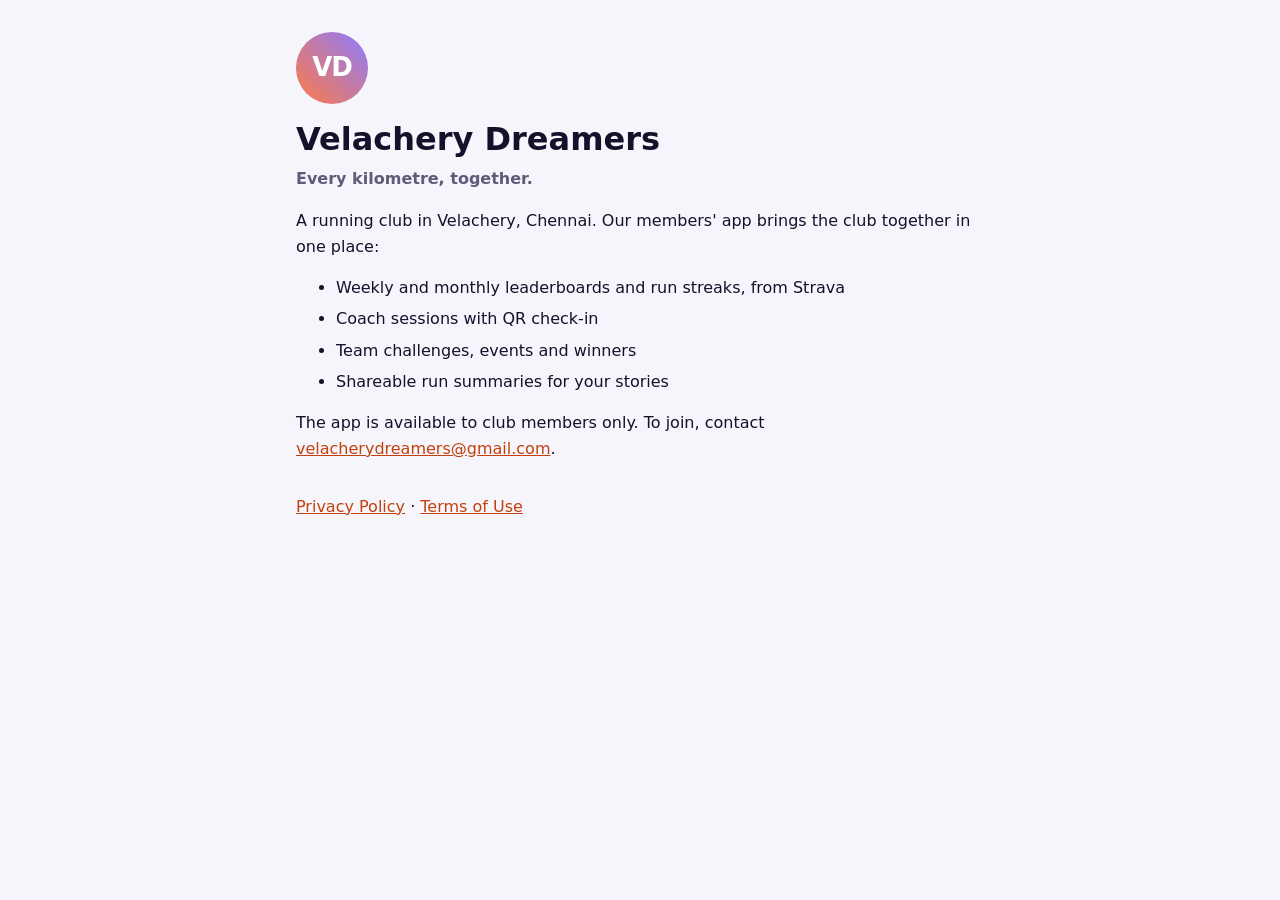
<file: index.html>
<!doctype html>
<html lang="en">
<head>
<meta charset="utf-8">
<meta name="viewport" content="width=device-width, initial-scale=1">
<title>Velachery Dreamers</title>
<meta name="description" content="Velachery Dreamers running club, Chennai: club app for leaderboards, coach sessions and team events.">
<link rel="stylesheet" href="style.css">
</head>
<body>
<main>
  <div class="mark">VD</div>
  <h1>Velachery Dreamers</h1>
  <p class="tag">Every kilometre, together.</p>
  <p>A running club in Velachery, Chennai. Our members' app brings the club together in one place:</p>
  <ul>
    <li>Weekly and monthly leaderboards and run streaks, from Strava</li>
    <li>Coach sessions with QR check-in</li>
    <li>Team challenges, events and winners</li>
    <li>Shareable run summaries for your stories</li>
  </ul>
  <p>The app is available to club members only. To join, contact <a href="mailto:velacherydreamers@gmail.com">velacherydreamers@gmail.com</a>.</p>
  <p class="links"><a href="privacy.html">Privacy Policy</a> · <a href="terms.html">Terms of Use</a></p>
</main>
</body>
</html>
</file>
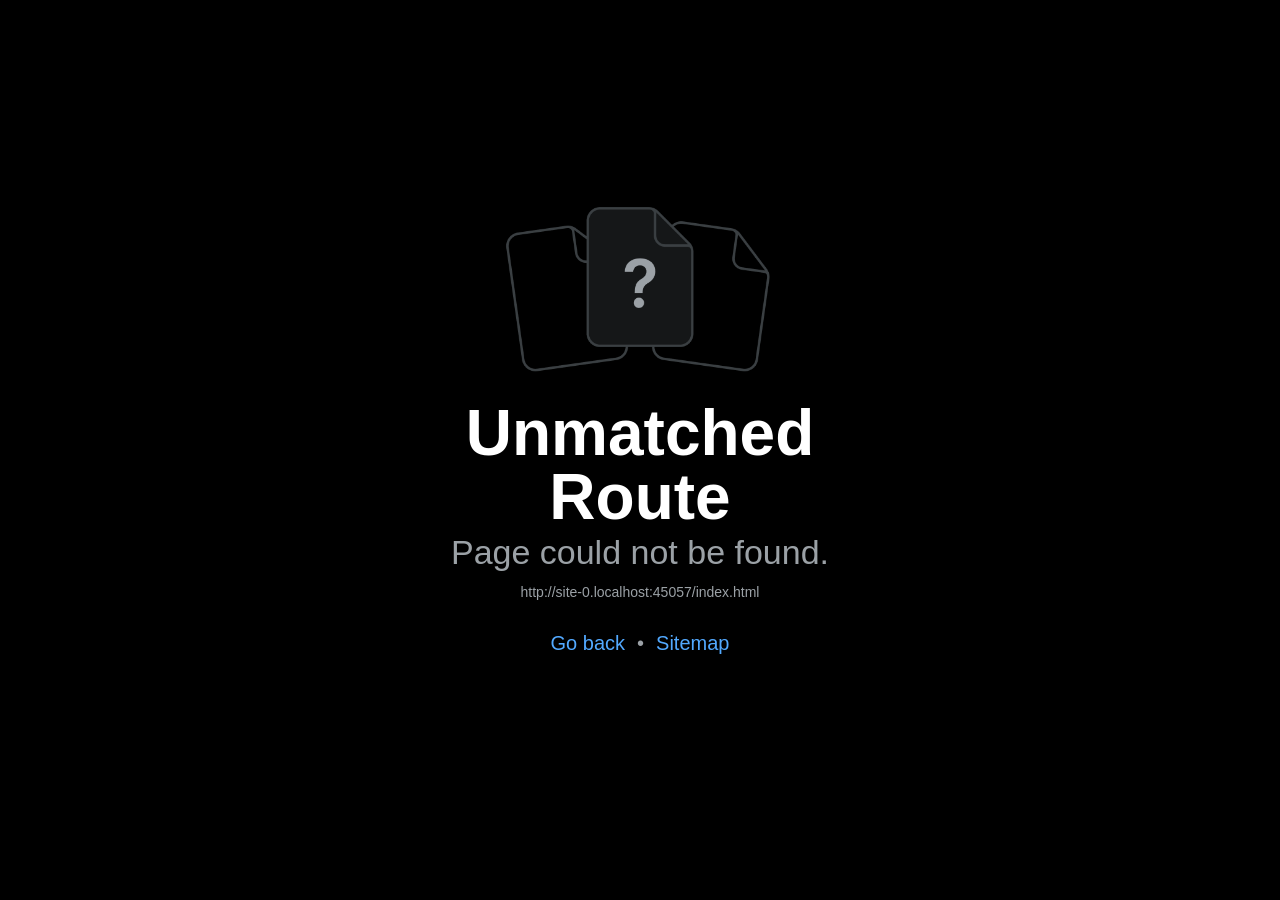
<file: app/index.html>
<!doctype html>
<html lang="en">
  <head>
    <meta charset="utf-8" />
    <script>(function(){var l=window.location,m=/[?&]__p=([^&]*)/.exec(l.search);if(m){history.replaceState(null,'','/app'+decodeURIComponent(m[1]));}})();</script>
    <link rel="manifest" href="/app/manifest.webmanifest">
    <link rel="apple-touch-icon" href="/app/icon.png">
    <meta name="apple-mobile-web-app-capable" content="yes">
    <meta name="mobile-web-app-capable" content="yes">
    <meta name="apple-mobile-web-app-status-bar-style" content="black-translucent">
    <meta name="apple-mobile-web-app-title" content="VD">
    <meta name="app-version" content="1.3.2">
    <meta httpEquiv="X-UA-Compatible" content="IE=edge" />
    <meta name="viewport" content="width=device-width, initial-scale=1, viewport-fit=cover" />
    <title>Velachery Dreamers</title>
    <!-- The `react-native-web` recommended style reset: https://necolas.github.io/react-native-web/docs/setup/#root-element -->
    <style id="expo-reset">
      /* These styles make the body full-height */
      html,
      body {
        height: 100%;
        background-color: #000000;
      }
      /* These styles disable body scrolling if you are using <ScrollView> */
      body {
        overflow: hidden;
      }
      /* These styles make the root element full-height */
      #root {
        display: flex;
        height: 100%;
        flex: 1;
      }
      #root { width: 100%; max-width: 560px; margin: 0 auto; }
    </style>
  <meta name="theme-color" content="#000000">
<link rel="icon" href="/app/favicon.ico"/></head>

  <body>
    <!-- Use static rendering with Expo Router to support running without JavaScript. -->
    <noscript> You need to enable JavaScript to run this app. </noscript>
    <!-- The root element for your Expo app. -->
    <div id="root"></div>
  <script src="/app/_expo/static/js/web/__expo-metro-runtime-97703ae02682710149335928b974f18d.js" defer></script><script src="/app/_expo/static/js/web/__common-d7a46f9b17299aea2de496efc060afec.js" defer></script><script src="/app/_expo/static/js/web/entry-24d5d5b38eea51b9a809f2862d9b0235.js" defer></script>
</body>
</html>
</file>
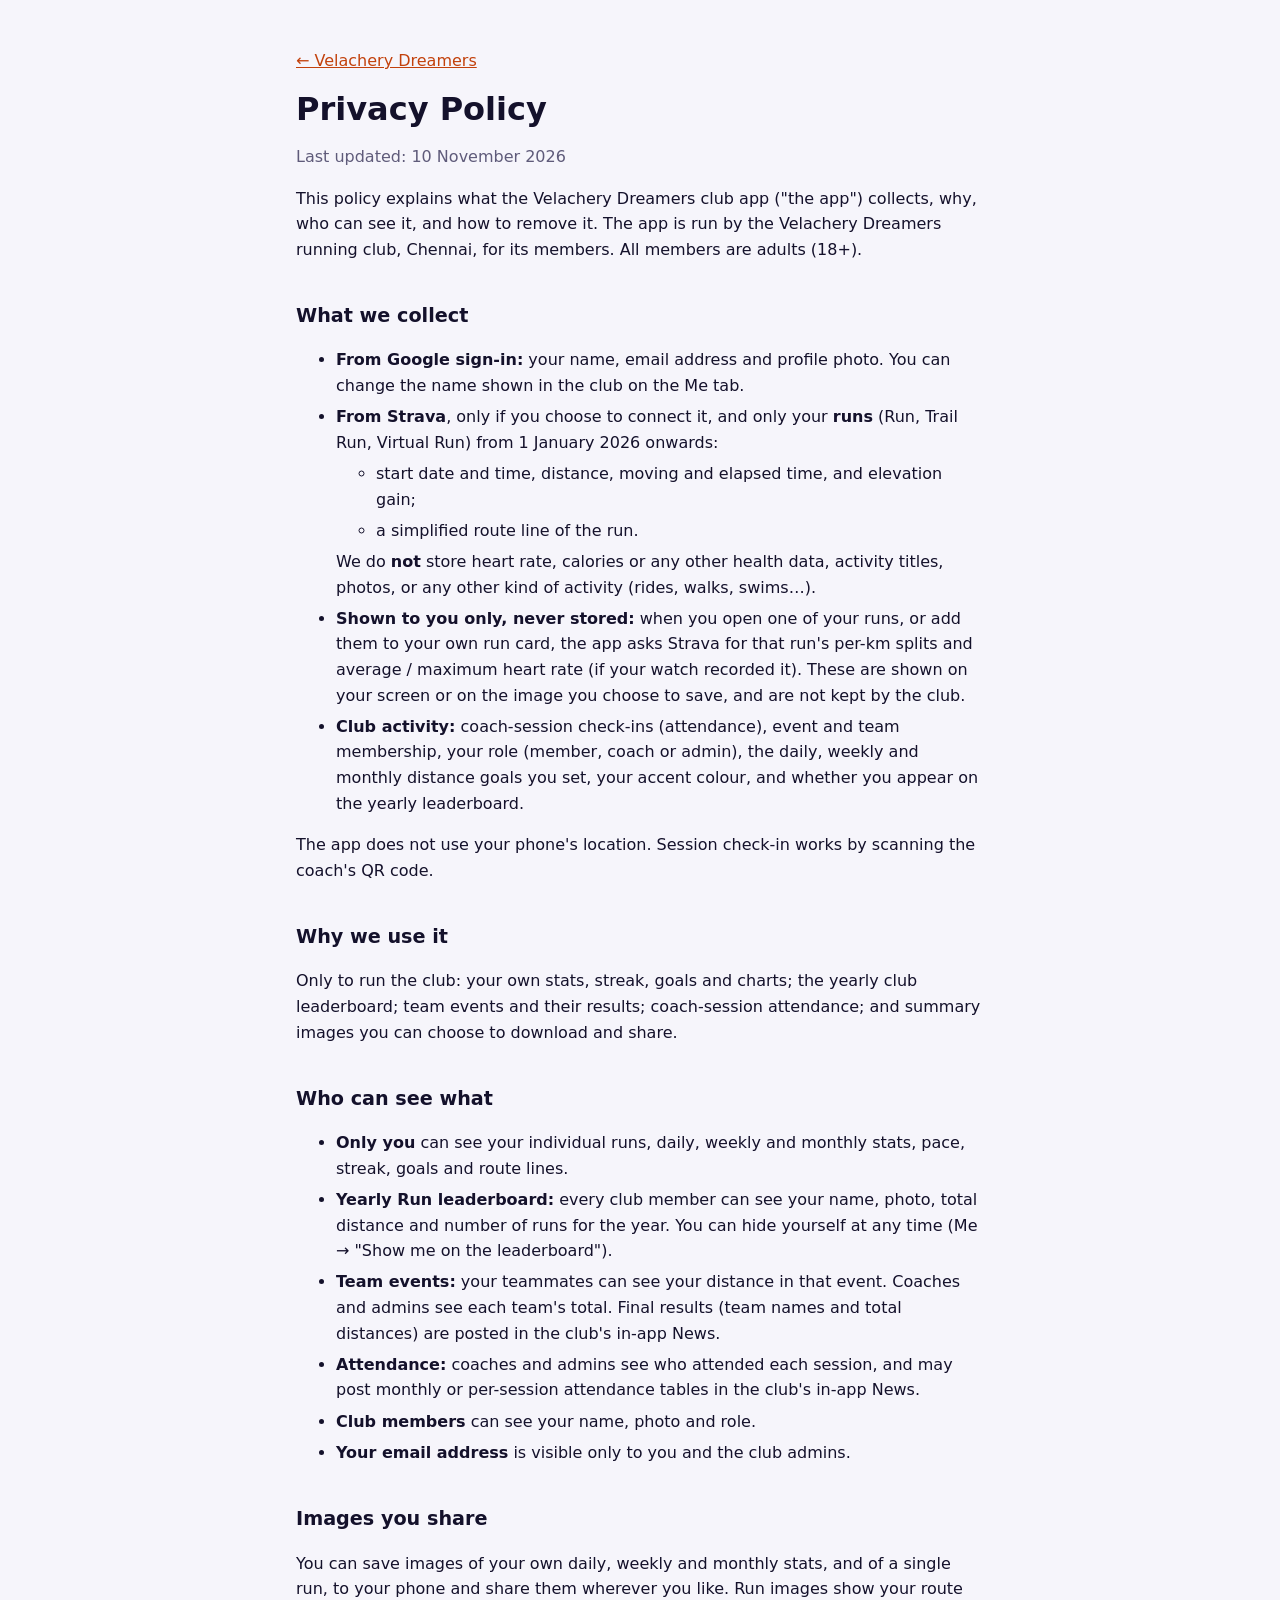
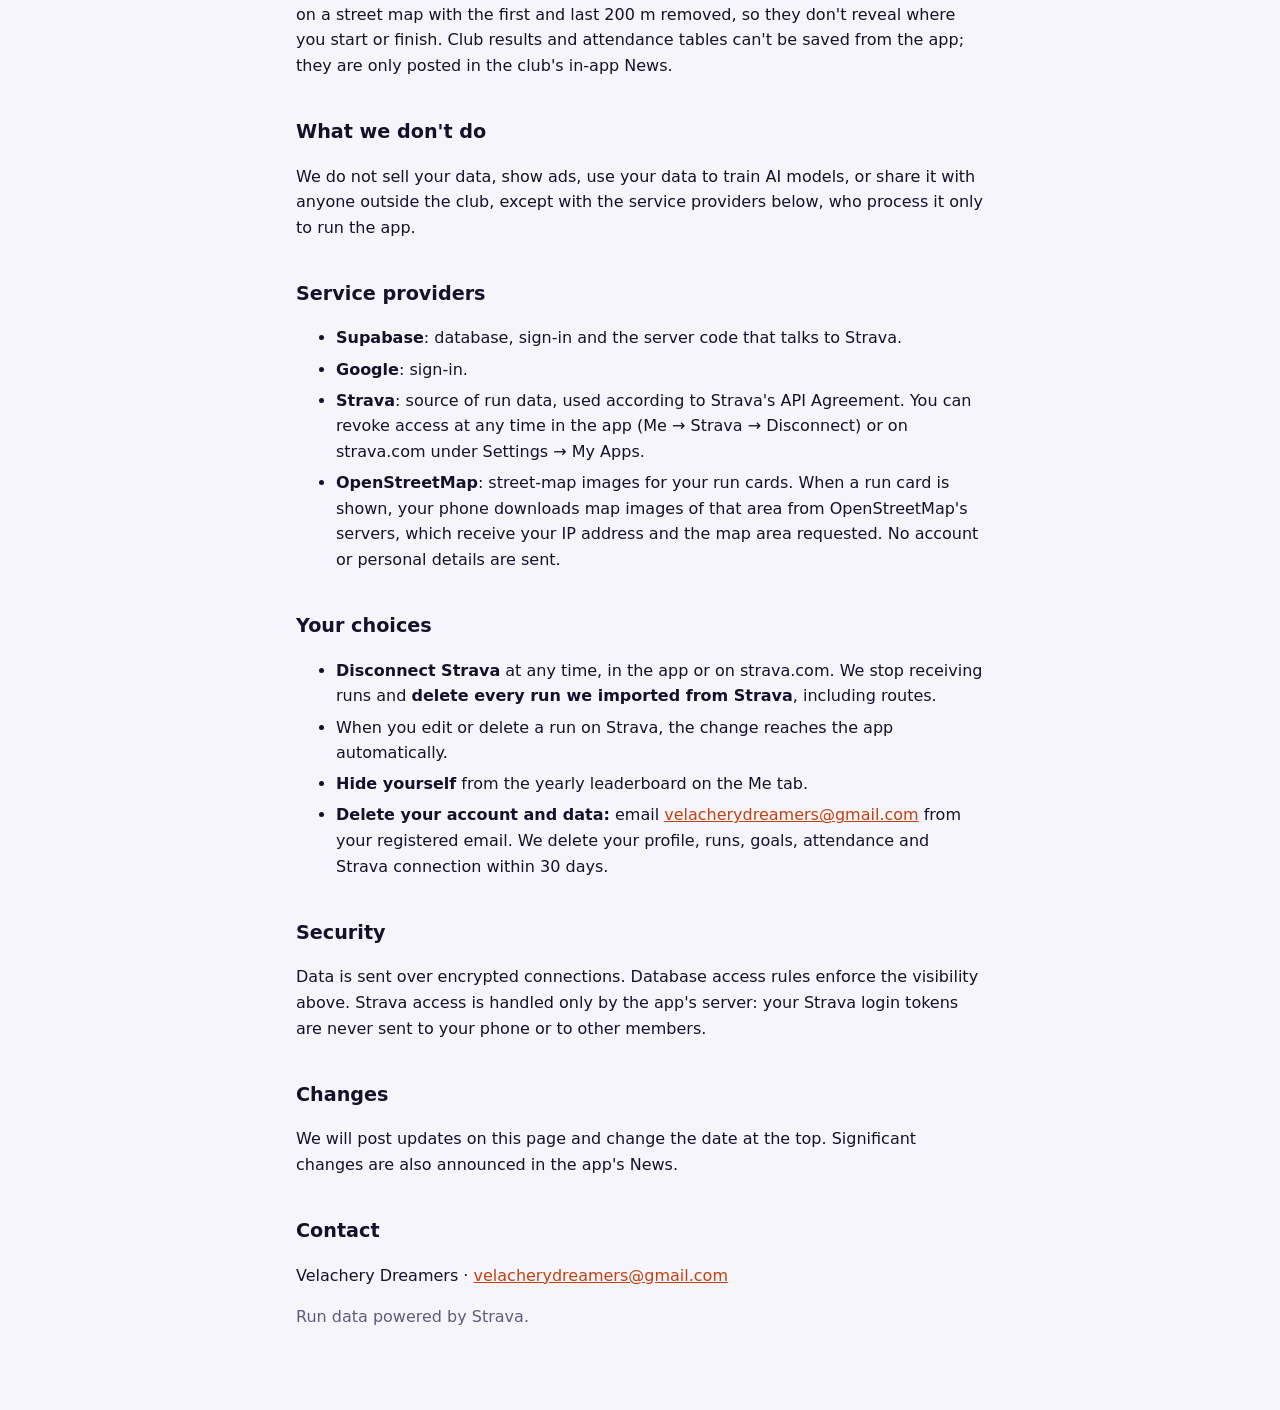
<file: privacy.html>
<!doctype html>
<html lang="en">
<head>
<meta charset="utf-8">
<meta name="viewport" content="width=device-width, initial-scale=1">
<title>Privacy Policy · Velachery Dreamers</title>
<link rel="stylesheet" href="style.css">
</head>
<body>
<main>
  <p><a href="index.html">← Velachery Dreamers</a></p>
  <h1>Privacy Policy</h1>
  <p class="muted">Last updated: 10 November 2026</p>

  <p>This policy explains what the Velachery Dreamers club app ("the app") collects, why, who can see it, and how to remove it. The app is run by the Velachery Dreamers running club, Chennai, for its members. All members are adults (18+).</p>

  <h2>What we collect</h2>
  <ul>
    <li><strong>From Google sign-in:</strong> your name, email address and profile photo. You can change the name shown in the club on the Me tab.</li>
    <li><strong>From Strava</strong>, only if you choose to connect it, and only your <strong>runs</strong> (Run, Trail Run, Virtual Run) from 1 January 2026 onwards:
      <ul>
        <li>start date and time, distance, moving and elapsed time, and elevation gain;</li>
        <li>a simplified route line of the run.</li>
      </ul>
      We do <strong>not</strong> store heart rate, calories or any other health data, activity titles, photos, or any other kind of activity (rides, walks, swims…).</li>
    <li><strong>Shown to you only, never stored:</strong> when you open one of your runs, or add them to your own run card, the app asks Strava for that run's per-km splits and average / maximum heart rate (if your watch recorded it). These are shown on your screen or on the image you choose to save, and are not kept by the club.</li>
    <li><strong>Club activity:</strong> coach-session check-ins (attendance), event and team membership, your role (member, coach or admin), the daily, weekly and monthly distance goals you set, your accent colour, and whether you appear on the yearly leaderboard.</li>
  </ul>
  <p>The app does not use your phone's location. Session check-in works by scanning the coach's QR code.</p>

  <h2>Why we use it</h2>
  <p>Only to run the club: your own stats, streak, goals and charts; the yearly club leaderboard; team events and their results; coach-session attendance; and summary images you can choose to download and share.</p>

  <h2>Who can see what</h2>
  <ul>
    <li><strong>Only you</strong> can see your individual runs, daily, weekly and monthly stats, pace, streak, goals and route lines.</li>
    <li><strong>Yearly Run leaderboard:</strong> every club member can see your name, photo, total distance and number of runs for the year. You can hide yourself at any time (Me → "Show me on the leaderboard").</li>
    <li><strong>Team events:</strong> your teammates can see your distance in that event. Coaches and admins see each team's total. Final results (team names and total distances) are posted in the club's in-app News.</li>
    <li><strong>Attendance:</strong> coaches and admins see who attended each session, and may post monthly or per-session attendance tables in the club's in-app News.</li>
    <li><strong>Club members</strong> can see your name, photo and role.</li>
    <li><strong>Your email address</strong> is visible only to you and the club admins.</li>
  </ul>

  <h2>Images you share</h2>
  <p>You can save images of your own daily, weekly and monthly stats, and of a single run, to your phone and share them wherever you like. Run images show your route on a street map with the first and last 200 m removed, so they don't reveal where you start or finish. Club results and attendance tables can't be saved from the app; they are only posted in the club's in-app News.</p>

  <h2>What we don't do</h2>
  <p>We do not sell your data, show ads, use your data to train AI models, or share it with anyone outside the club, except with the service providers below, who process it only to run the app.</p>

  <h2>Service providers</h2>
  <ul>
    <li><strong>Supabase</strong>: database, sign-in and the server code that talks to Strava.</li>
    <li><strong>Google</strong>: sign-in.</li>
    <li><strong>Strava</strong>: source of run data, used according to Strava's API Agreement. You can revoke access at any time in the app (Me → Strava → Disconnect) or on strava.com under Settings → My Apps.</li>
    <li><strong>OpenStreetMap</strong>: street-map images for your run cards. When a run card is shown, your phone downloads map images of that area from OpenStreetMap's servers, which receive your IP address and the map area requested. No account or personal details are sent.</li>
  </ul>

  <h2>Your choices</h2>
  <ul>
    <li><strong>Disconnect Strava</strong> at any time, in the app or on strava.com. We stop receiving runs and <strong>delete every run we imported from Strava</strong>, including routes.</li>
    <li>When you edit or delete a run on Strava, the change reaches the app automatically.</li>
    <li><strong>Hide yourself</strong> from the yearly leaderboard on the Me tab.</li>
    <li><strong>Delete your account and data:</strong> email <a href="mailto:velacherydreamers@gmail.com">velacherydreamers@gmail.com</a> from your registered email. We delete your profile, runs, goals, attendance and Strava connection within 30 days.</li>
  </ul>

  <h2>Security</h2>
  <p>Data is sent over encrypted connections. Database access rules enforce the visibility above. Strava access is handled only by the app's server: your Strava login tokens are never sent to your phone or to other members.</p>

  <h2>Changes</h2>
  <p>We will post updates on this page and change the date at the top. Significant changes are also announced in the app's News.</p>

  <h2>Contact</h2>
  <p>Velachery Dreamers · <a href="mailto:velacherydreamers@gmail.com">velacherydreamers@gmail.com</a></p>
  <p class="muted">Run data powered by Strava.</p>
</main>
</body>
</html>
</file>
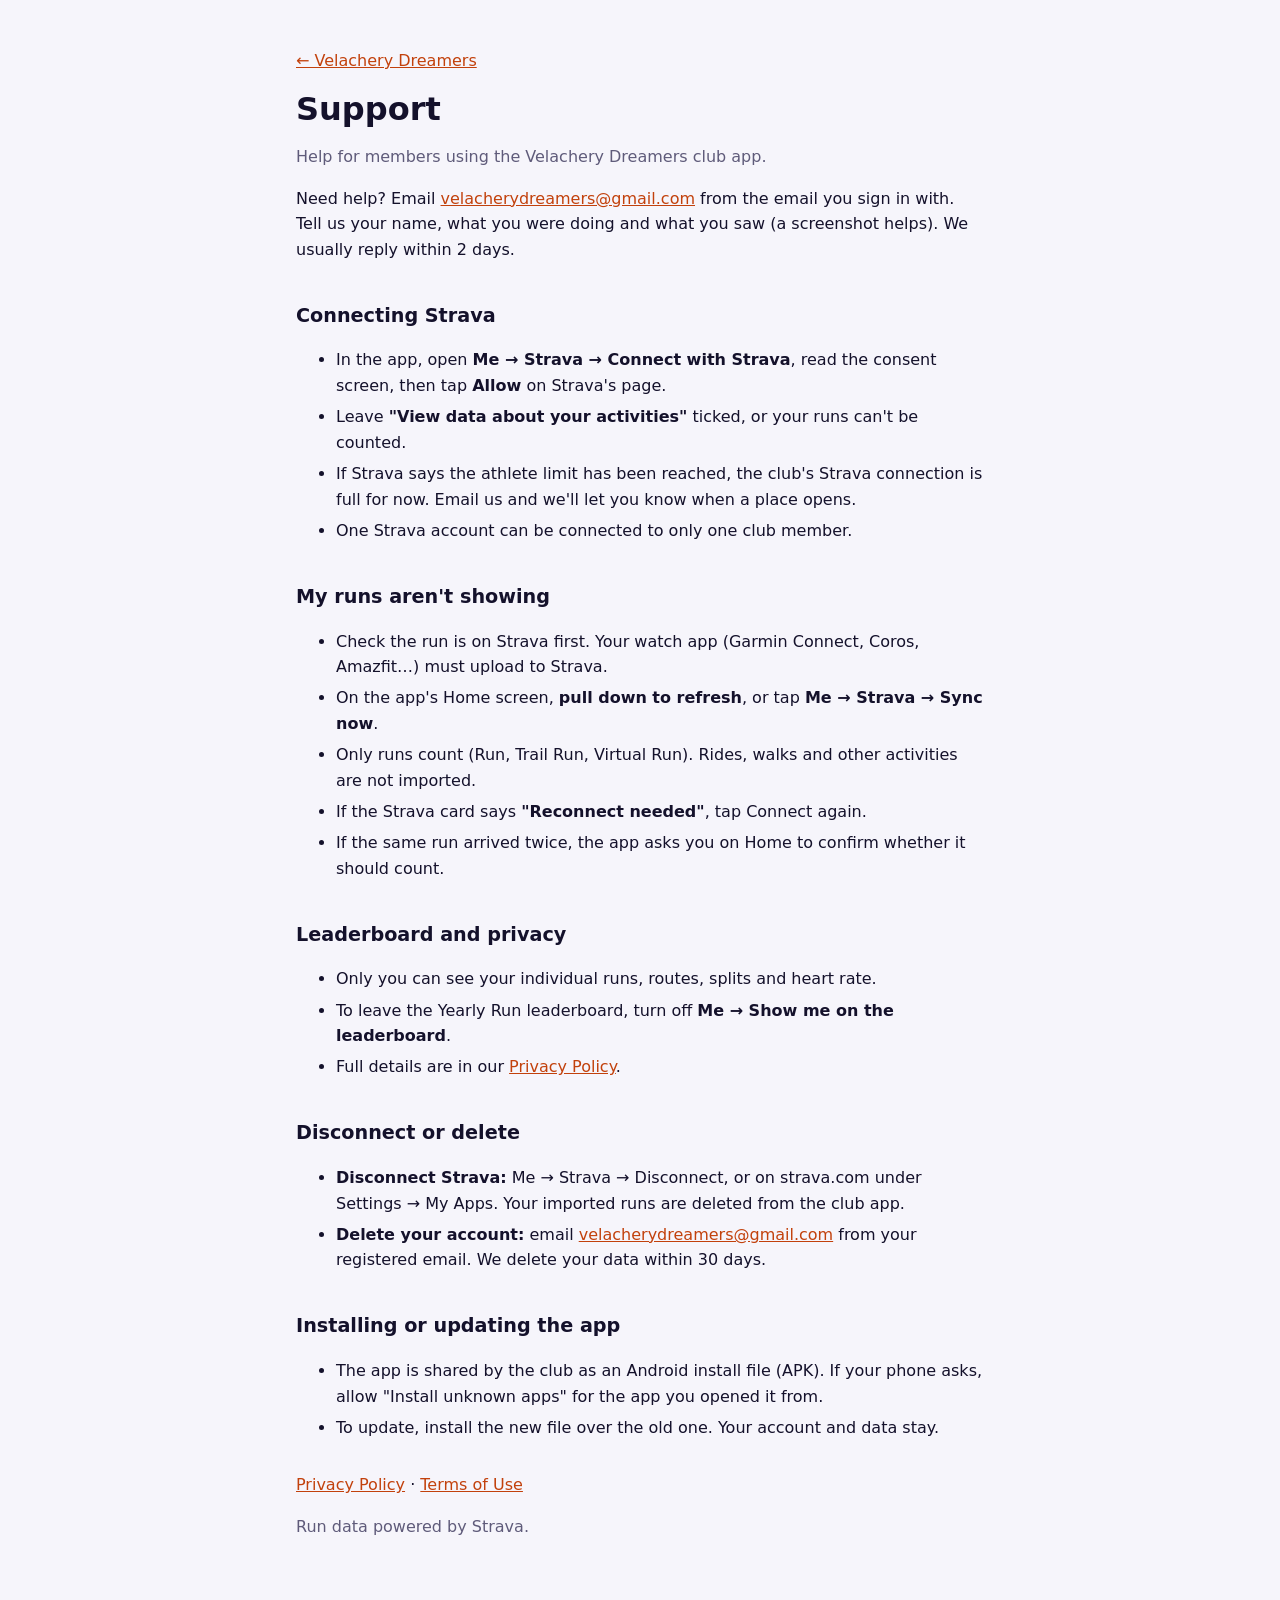
<file: support.html>
<!doctype html>
<html lang="en">
<head>
<meta charset="utf-8">
<meta name="viewport" content="width=device-width, initial-scale=1">
<title>Support · Velachery Dreamers</title>
<link rel="stylesheet" href="style.css">
</head>
<body>
<main>
  <p><a href="index.html">← Velachery Dreamers</a></p>
  <h1>Support</h1>
  <p class="muted">Help for members using the Velachery Dreamers club app.</p>

  <p>Need help? Email <a href="mailto:velacherydreamers@gmail.com?subject=App%20support">velacherydreamers@gmail.com</a> from the email you sign in with. Tell us your name, what you were doing and what you saw (a screenshot helps). We usually reply within 2 days.</p>

  <h2>Connecting Strava</h2>
  <ul>
    <li>In the app, open <strong>Me → Strava → Connect with Strava</strong>, read the consent screen, then tap <strong>Allow</strong> on Strava's page.</li>
    <li>Leave <strong>"View data about your activities"</strong> ticked, or your runs can't be counted.</li>
    <li>If Strava says the athlete limit has been reached, the club's Strava connection is full for now. Email us and we'll let you know when a place opens.</li>
    <li>One Strava account can be connected to only one club member.</li>
  </ul>

  <h2>My runs aren't showing</h2>
  <ul>
    <li>Check the run is on Strava first. Your watch app (Garmin Connect, Coros, Amazfit…) must upload to Strava.</li>
    <li>On the app's Home screen, <strong>pull down to refresh</strong>, or tap <strong>Me → Strava → Sync now</strong>.</li>
    <li>Only runs count (Run, Trail Run, Virtual Run). Rides, walks and other activities are not imported.</li>
    <li>If the Strava card says <strong>"Reconnect needed"</strong>, tap Connect again.</li>
    <li>If the same run arrived twice, the app asks you on Home to confirm whether it should count.</li>
  </ul>

  <h2>Leaderboard and privacy</h2>
  <ul>
    <li>Only you can see your individual runs, routes, splits and heart rate.</li>
    <li>To leave the Yearly Run leaderboard, turn off <strong>Me → Show me on the leaderboard</strong>.</li>
    <li>Full details are in our <a href="privacy.html">Privacy Policy</a>.</li>
  </ul>

  <h2>Disconnect or delete</h2>
  <ul>
    <li><strong>Disconnect Strava:</strong> Me → Strava → Disconnect, or on strava.com under Settings → My Apps. Your imported runs are deleted from the club app.</li>
    <li><strong>Delete your account:</strong> email <a href="mailto:velacherydreamers@gmail.com?subject=Delete%20my%20account">velacherydreamers@gmail.com</a> from your registered email. We delete your data within 30 days.</li>
  </ul>

  <h2>Installing or updating the app</h2>
  <ul>
    <li>The app is shared by the club as an Android install file (APK). If your phone asks, allow "Install unknown apps" for the app you opened it from.</li>
    <li>To update, install the new file over the old one. Your account and data stay.</li>
  </ul>

  <p class="links"><a href="privacy.html">Privacy Policy</a> · <a href="terms.html">Terms of Use</a></p>
  <p class="muted">Run data powered by Strava.</p>
</main>
</body>
</html>
</file>
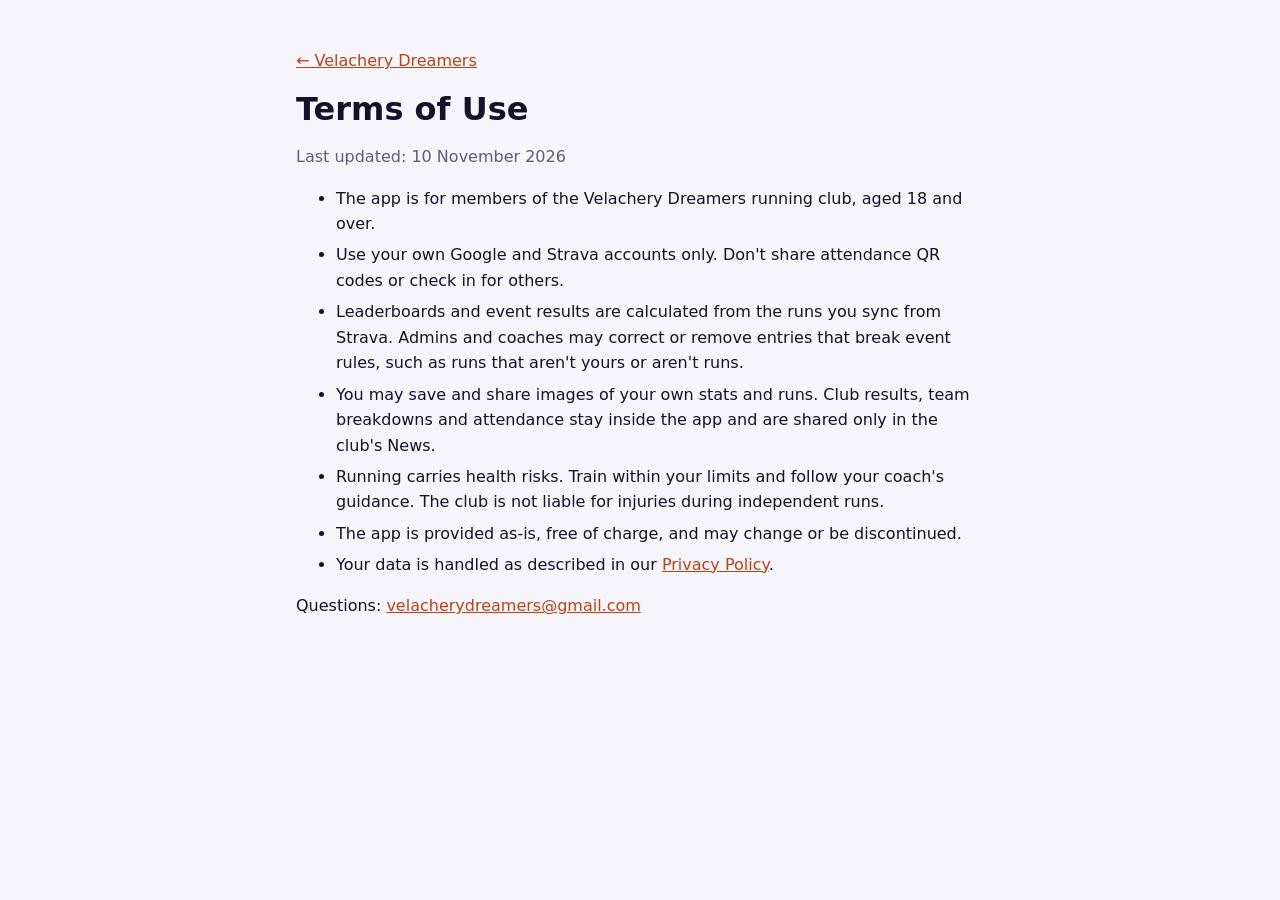
<file: terms.html>
<!doctype html>
<html lang="en">
<head>
<meta charset="utf-8">
<meta name="viewport" content="width=device-width, initial-scale=1">
<title>Terms of Use · Velachery Dreamers</title>
<link rel="stylesheet" href="style.css">
</head>
<body>
<main>
  <p><a href="index.html">← Velachery Dreamers</a></p>
  <h1>Terms of Use</h1>
  <p class="muted">Last updated: 10 November 2026</p>
  <ul>
    <li>The app is for members of the Velachery Dreamers running club, aged 18 and over.</li>
    <li>Use your own Google and Strava accounts only. Don't share attendance QR codes or check in for others.</li>
    <li>Leaderboards and event results are calculated from the runs you sync from Strava. Admins and coaches may correct or remove entries that break event rules, such as runs that aren't yours or aren't runs.</li>
    <li>You may save and share images of your own stats and runs. Club results, team breakdowns and attendance stay inside the app and are shared only in the club's News.</li>
    <li>Running carries health risks. Train within your limits and follow your coach's guidance. The club is not liable for injuries during independent runs.</li>
    <li>The app is provided as-is, free of charge, and may change or be discontinued.</li>
    <li>Your data is handled as described in our <a href="privacy.html">Privacy Policy</a>.</li>
  </ul>
  <p>Questions: <a href="mailto:velacherydreamers@gmail.com">velacherydreamers@gmail.com</a></p>
</main>
</body>
</html>
</file>
<file: style.css>
:root {
  --bg: #f6f5fb; --text: #14112b; --muted: #5f5b7a; --link: #c2410c; --card: #ffffff;
}
@media (prefers-color-scheme: dark) {
  :root { --bg: #0b1026; --text: #f5f6ff; --muted: #a3a9cc; --link: #ff9466; --card: #141b3a; }
}
* { box-sizing: border-box; }
body {
  margin: 0; background: var(--bg); color: var(--text);
  font: 16px/1.6 system-ui, -apple-system, "Segoe UI", Roboto, sans-serif;
}
main { max-width: 720px; margin: 0 auto; padding: 32px 16px 64px; }
h1 { font-size: 2rem; line-height: 1.2; margin: 0.5em 0 0.25em; }
h2 { font-size: 1.2rem; margin-top: 2em; }
a { color: var(--link); }
.muted { color: var(--muted); }
.tag { color: var(--muted); font-weight: 600; margin-top: 0; }
.links { margin-top: 2em; }
li { margin: 0.35em 0; }
.mark {
  width: 72px; height: 72px; border-radius: 50%;
  display: grid; place-items: center;
  background: linear-gradient(45deg, #ff7a45, #8b7cff);
  color: #fff; font-weight: 900; font-size: 26px; letter-spacing: -1px;
}
</file>
